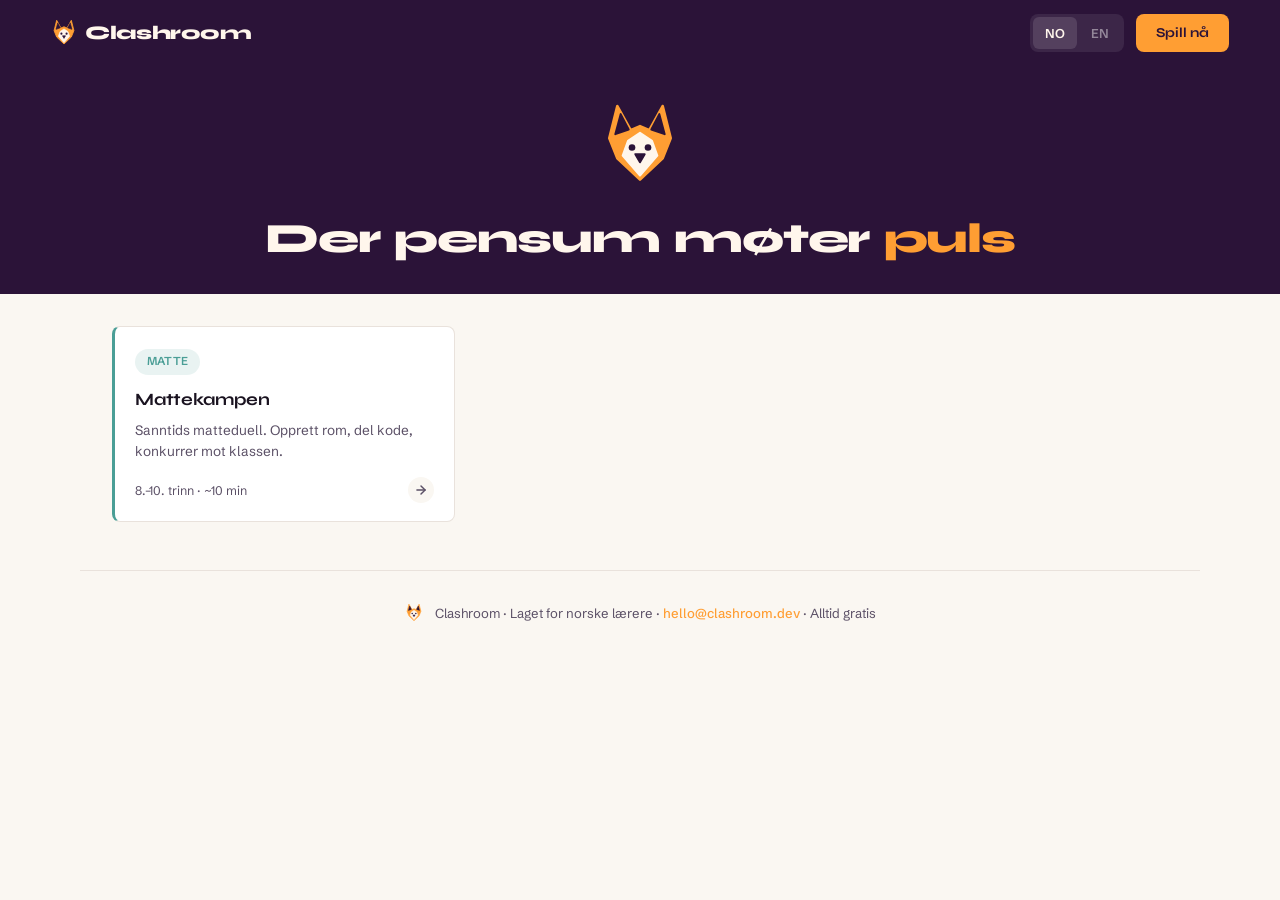
<file: index.html>
<!DOCTYPE html>
<html lang="no">
<head>
<meta charset="UTF-8">
<meta name="viewport" content="width=device-width, initial-scale=1.0">
<title>Clashroom — Gratis klasseromsspill for ungdomsskolen</title>
<meta name="description" content="Gratis klasseromsspill for ungdomsskolen. Ingen innlogging, ingen nedlasting, ingen kostnad.">
<meta name="theme-color" content="#2B1338">
<link rel="icon" href="brand-assets/clashroom-icon.svg" type="image/svg+xml">
<link rel="stylesheet" href="brand.css">
<style>
/* ── LANDING: DARK HEADER ─────────────────────────── */
body.theme-light header.lp-header {
  max-width: none;
  background: var(--aubergine);
  border-bottom: none;
  padding: 14px clamp(20px, 4vw, 64px);
}
body.theme-light .lp-header .header-brand { color: var(--cream); }
body.theme-light .lp-header .lang-toggle { background: rgba(255,255,255,0.08); }
body.theme-light .lp-header .lang-btn { color: rgba(255,255,255,0.45); }
body.theme-light .lp-header .lang-btn:hover { color: var(--cream); background: rgba(255,255,255,0.06); }
body.theme-light .lp-header .lang-btn.on { background: rgba(255,255,255,0.12); color: var(--cream); box-shadow: none; }
.lp-cta-btn {
  display: inline-flex;
  align-items: center;
  padding: 8px 20px;
  background: var(--apricot);
  color: var(--aubergine);
  font-family: 'Syne', sans-serif;
  font-weight: 700;
  font-size: 0.85rem;
  border-radius: 8px;
  text-decoration: none;
  transition: background 0.15s;
  white-space: nowrap;
}
.lp-cta-btn:hover { background: var(--apricot-deep); }

/* ── HERO: DARK BAND ──────────────────────────────── */
.hero {
  max-width: none;
  margin: 0;
  padding: 36px 32px 32px;
  text-align: center;
  background: var(--aubergine);
}
.hero-fox { margin-bottom: 20px; }
.slogan {
  display: flex;
  gap: 0.35em;
  justify-content: center;
  flex-wrap: wrap;
  font-family: 'Syne', sans-serif;
  font-weight: 800;
  font-size: clamp(1.6rem, 4.5vw, 2.6rem);
  letter-spacing: -0.03em;
  color: var(--cream);
  animation: slogan-in 0.5s ease;
}
.slogan span { display: inline-block; }
.slogan .pulse-word {
  color: var(--apricot);
  animation: heartbeat 3s ease 2s infinite;
}
@keyframes slogan-in { from { opacity: 0; } to { opacity: 1; } }
@keyframes heartbeat {
  0%, 100% { transform: scale(1); }
  8% { transform: scale(1.08); }
  16% { transform: scale(1); }
  24% { transform: scale(1.05); }
  32% { transform: scale(1); }
}

/* ── SECTION ──────────────────────────────────────── */
.lp-section {
  max-width: 1120px;
  margin: 0 auto;
  padding: 32px 32px 48px;
}
.lp-section h2 {
  margin-bottom: 20px;
  color: var(--ink);
}

/* ── FILTER CHIPS ─────────────────────────────────── */
.filter-chips {
  display: flex;
  gap: 8px;
  margin-bottom: 24px;
  flex-wrap: wrap;
}
.filter-chip {
  padding: 7px 16px;
  border-radius: 6px;
  border: 1px solid var(--line);
  background: transparent;
  color: var(--muted);
  font-family: 'Schibsted Grotesk', sans-serif;
  font-weight: 600;
  font-size: 0.82rem;
  cursor: pointer;
  transition: all 0.15s;
  width: auto;
  min-height: 36px;
}
.filter-chip:hover { border-color: var(--ink); color: var(--ink); transform: none; }
.filter-chip.active {
  background: var(--ink);
  color: var(--paper);
  border-color: var(--ink);
}

/* ── GAME CARDS ───────────────────────────────────── */
.game-grid {
  display: grid;
  grid-template-columns: repeat(auto-fill, minmax(280px, 1fr));
  gap: 14px;
}
.game-card {
  display: flex;
  flex-direction: column;
  padding: 22px 20px 18px;
  background: #fff;
  border: 1px solid var(--line);
  border-left: 3px solid var(--card-accent, var(--line));
  border-radius: 8px;
  text-decoration: none;
  color: var(--ink);
  transition: background 0.15s, border-color 0.15s;
  position: relative;
}
.game-card:hover {
  background: #f5f2ef;
  border-left-color: var(--card-accent, var(--apricot));
}
.game-card[data-subject="norsk"]   { --card-accent: var(--subj-norsk); }
.game-card[data-subject="english"] { --card-accent: var(--subj-english); }
.game-card[data-subject="matte"]   { --card-accent: var(--subj-matte); }
.game-card[data-subject="tool"]    { --card-accent: var(--subj-tool); }

.game-card .game-tag { align-self: flex-start; margin-bottom: 12px; }
.game-card h3 {
  font-family: 'Syne', sans-serif;
  font-weight: 700;
  font-size: 1.08rem;
  letter-spacing: -0.01em;
  margin-bottom: 6px;
}
.game-card p {
  font-size: 0.85rem;
  color: var(--muted);
  line-height: 1.6;
  flex: 1;
  margin-bottom: 14px;
}
.game-card-meta {
  display: flex;
  align-items: center;
  justify-content: space-between;
  font-size: 0.78rem;
  color: var(--muted);
}
.game-card-arrow {
  width: 26px;
  height: 26px;
  border-radius: 50%;
  background: var(--paper);
  display: flex;
  align-items: center;
  justify-content: center;
  transition: background 0.15s;
  flex-shrink: 0;
}
.game-card:hover .game-card-arrow { background: var(--apricot); color: var(--aubergine); }

/* ── FOOTER ───────────────────────────────────────── */
body.theme-light footer {
  max-width: 1120px;
  display: flex;
  align-items: center;
  justify-content: center;
  gap: 12px;
  flex-wrap: wrap;
}

/* ── RESPONSIVE ───────────────────────────────────── */
@media (max-width: 700px) {
  body.theme-light header.lp-header { padding: 10px 16px; }
  .hero { padding: 40px 16px 36px; }
  .lp-section { padding: 32px 16px 40px; }
  .game-grid { grid-template-columns: 1fr; }
  footer { padding: 24px 16px; }
}
@media (min-width: 701px) and (max-width: 900px) {
  .game-grid { grid-template-columns: repeat(2, 1fr); }
}
</style>
</head>
<body class="theme-light">

<a class="skip-link" href="#main-content">Hopp til innhold</a>

<header class="lp-header">
  <a class="header-brand" href="#">
    <svg viewBox="0 0 120 130" width="26" height="28" aria-hidden="true">
      <path d="M60 36 L46 42 L26 6 L14 54 L26 84 L60 116 L94 84 L106 54 L94 6 L74 42 Z" fill="#FF9E33" stroke="#FF9E33" stroke-width="4" stroke-linejoin="round"/>
      <path d="M31 18 L23 48 L43 41 Z" fill="#2B1338" stroke="#2B1338" stroke-width="3" stroke-linejoin="round"/>
      <path d="M89 18 L97 48 L77 41 Z" fill="#2B1338" stroke="#2B1338" stroke-width="3" stroke-linejoin="round"/>
      <path d="M60 46 L42 58 L34 80 L60 110 L86 80 L78 58 Z" fill="#FFF6EC" stroke="#FFF6EC" stroke-width="3" stroke-linejoin="round"/>
      <ellipse cx="48" cy="68" rx="5" ry="5" fill="#2B1338"/>
      <ellipse cx="72" cy="68" rx="5" ry="5" fill="#2B1338"/>
      <path d="M53 78 H67 L60 90 Z" fill="#2B1338" stroke="#2B1338" stroke-width="3" stroke-linejoin="round"/>
    </svg>
    <span class="header-brand-name">Clashroom</span>
  </a>
  <div class="header-right" style="gap:12px;">
    <div class="lang-toggle">
      <button class="lang-btn on" onclick="setLang('no')">NO</button>
      <button class="lang-btn" onclick="setLang('en')">EN</button>
    </div>
    <a href="mattekampen.html" class="lp-cta-btn" data-no="Spill nå" data-en="Play now">Spill nå</a>
  </div>
</header>

<main id="main-content">

<!-- HERO -->
<section class="hero">
  <div class="hero-fox fox-blink">
    <svg viewBox="0 0 120 130" width="80" height="87" aria-hidden="true">
      <path d="M60 36 L46 42 L26 6 L14 54 L26 84 L60 116 L94 84 L106 54 L94 6 L74 42 Z" fill="#FF9E33" stroke="#FF9E33" stroke-width="4" stroke-linejoin="round"/>
      <path d="M31 18 L23 48 L43 41 Z" fill="#2B1338" stroke="#2B1338" stroke-width="3" stroke-linejoin="round"/>
      <path d="M89 18 L97 48 L77 41 Z" fill="#2B1338" stroke="#2B1338" stroke-width="3" stroke-linejoin="round"/>
      <path d="M60 46 L42 58 L34 80 L60 110 L86 80 L78 58 Z" fill="#FFF6EC" stroke="#FFF6EC" stroke-width="3" stroke-linejoin="round"/>
      <ellipse class="fox-eye fox-eye-l" cx="48" cy="68" rx="5" ry="5" fill="#2B1338"/>
      <ellipse class="fox-eye fox-eye-r" cx="72" cy="68" rx="5" ry="5" fill="#2B1338"/>
      <path d="M53 78 H67 L60 90 Z" fill="#2B1338" stroke="#2B1338" stroke-width="3" stroke-linejoin="round"/>
    </svg>
  </div>
  <h1 class="slogan"
      data-no="<span>Der</span><span>pensum</span><span>møter</span><span class='pulse-word'>puls</span>"
      data-en="<span>Where</span><span>curriculum</span><span>meets</span><span class='pulse-word'>pulse</span>">
    <span>Der</span><span>pensum</span><span>møter</span><span class="pulse-word">puls</span>
  </h1>
</section>


<section class="lp-section" id="spill">
  <div class="filter-chips">
    <button class="filter-chip active" data-filter="all" data-no="Alle" data-en="All">Alle</button>
    <button class="filter-chip" data-filter="norsk" data-no="Norsk" data-en="Norwegian">Norsk</button>
    <button class="filter-chip" data-filter="english" data-no="Engelsk" data-en="English">Engelsk</button>
    <button class="filter-chip" data-filter="matte" data-no="Matte" data-en="Maths">Matte</button>
    <button class="filter-chip" data-filter="tool" data-no="Verktøy" data-en="Tools">Verktøy</button>
  </div>
  <div class="game-grid">
    <a class="game-card" href="mattekampen.html" data-subject="matte">
      <span class="chip game-tag subj-chip-matte" data-no="Matte" data-en="Maths">Matte</span>
      <h3>Mattekampen</h3>
      <p data-no="Sanntids matteduell. Opprett rom, del kode, konkurrer mot klassen."
         data-en="Real-time maths duel. Create a room, share the code, compete against your class.">Sanntids matteduell. Opprett rom, del kode, konkurrer mot klassen.</p>
      <div class="game-card-meta">
        <span data-no="8.–10. trinn · ~10 min" data-en="Grades 8–10 · ~10 min">8.–10. trinn · ~10 min</span>
        <div class="game-card-arrow"><svg width="14" height="14" viewBox="0 0 24 24" fill="none" stroke="currentColor" stroke-width="2.5" stroke-linecap="round" stroke-linejoin="round"><path d="M5 12h14"/><path d="M12 5l7 7-7 7"/></svg></div>
      </div>
    </a>
  </div>
</section>


</main>

<footer>
  <svg viewBox="0 0 120 130" width="18" height="20" aria-hidden="true">
    <path d="M60 36 L46 42 L26 6 L14 54 L26 84 L60 116 L94 84 L106 54 L94 6 L74 42 Z" fill="#FF9E33" stroke="#FF9E33" stroke-width="4" stroke-linejoin="round"/>
    <path d="M31 18 L23 48 L43 41 Z" fill="#2B1338" stroke="#2B1338" stroke-width="3" stroke-linejoin="round"/>
    <path d="M89 18 L97 48 L77 41 Z" fill="#2B1338" stroke="#2B1338" stroke-width="3" stroke-linejoin="round"/>
    <path d="M60 46 L42 58 L34 80 L60 110 L86 80 L78 58 Z" fill="#FFF6EC" stroke="#FFF6EC" stroke-width="3" stroke-linejoin="round"/>
    <ellipse cx="48" cy="68" rx="5" ry="5" fill="#2B1338"/>
    <ellipse cx="72" cy="68" rx="5" ry="5" fill="#2B1338"/>
    <path d="M53 78 H67 L60 90 Z" fill="#2B1338" stroke="#2B1338" stroke-width="3" stroke-linejoin="round"/>
  </svg>
  <span data-no="Clashroom · Laget for norske lærere · <a href='mailto:hello@clashroom.dev'>hello@clashroom.dev</a> · Alltid gratis"
        data-en="Clashroom · Made for Norwegian teachers · <a href='mailto:hello@clashroom.dev'>hello@clashroom.dev</a> · Always free">Clashroom · Laget for norske lærere · <a href="mailto:hello@clashroom.dev">hello@clashroom.dev</a> · Alltid gratis</span>
</footer>

<script src="shared.js"></script>
<script>
function onLangChange(){
  var l=getLang();
  document.querySelectorAll('.lang-btn').forEach(function(b){
    b.classList.toggle('on', b.textContent.trim().toLowerCase()===l);
  });
  document.querySelectorAll('[data-'+l+']').forEach(function(el){
    el.innerHTML=el.getAttribute('data-'+l);
  });
}
onLangChange();

// Chips are pointless until games span more than one subject
var _subjects={};
document.querySelectorAll('.game-card').forEach(function(c){_subjects[c.dataset.subject]=1;});
if(Object.keys(_subjects).length<2) document.querySelector('.filter-chips').style.display='none';

document.querySelectorAll('.filter-chip').forEach(function(chip){
  chip.addEventListener('click', function(){
    document.querySelectorAll('.filter-chip').forEach(function(c){ c.classList.remove('active'); });
    this.classList.add('active');
    var f=this.dataset.filter;
    document.querySelectorAll('.game-card').forEach(function(card){
      card.style.display=(f==='all'||card.dataset.subject===f)?'':'none';
    });
  });
});

</script>
</body>
</html>
</file>
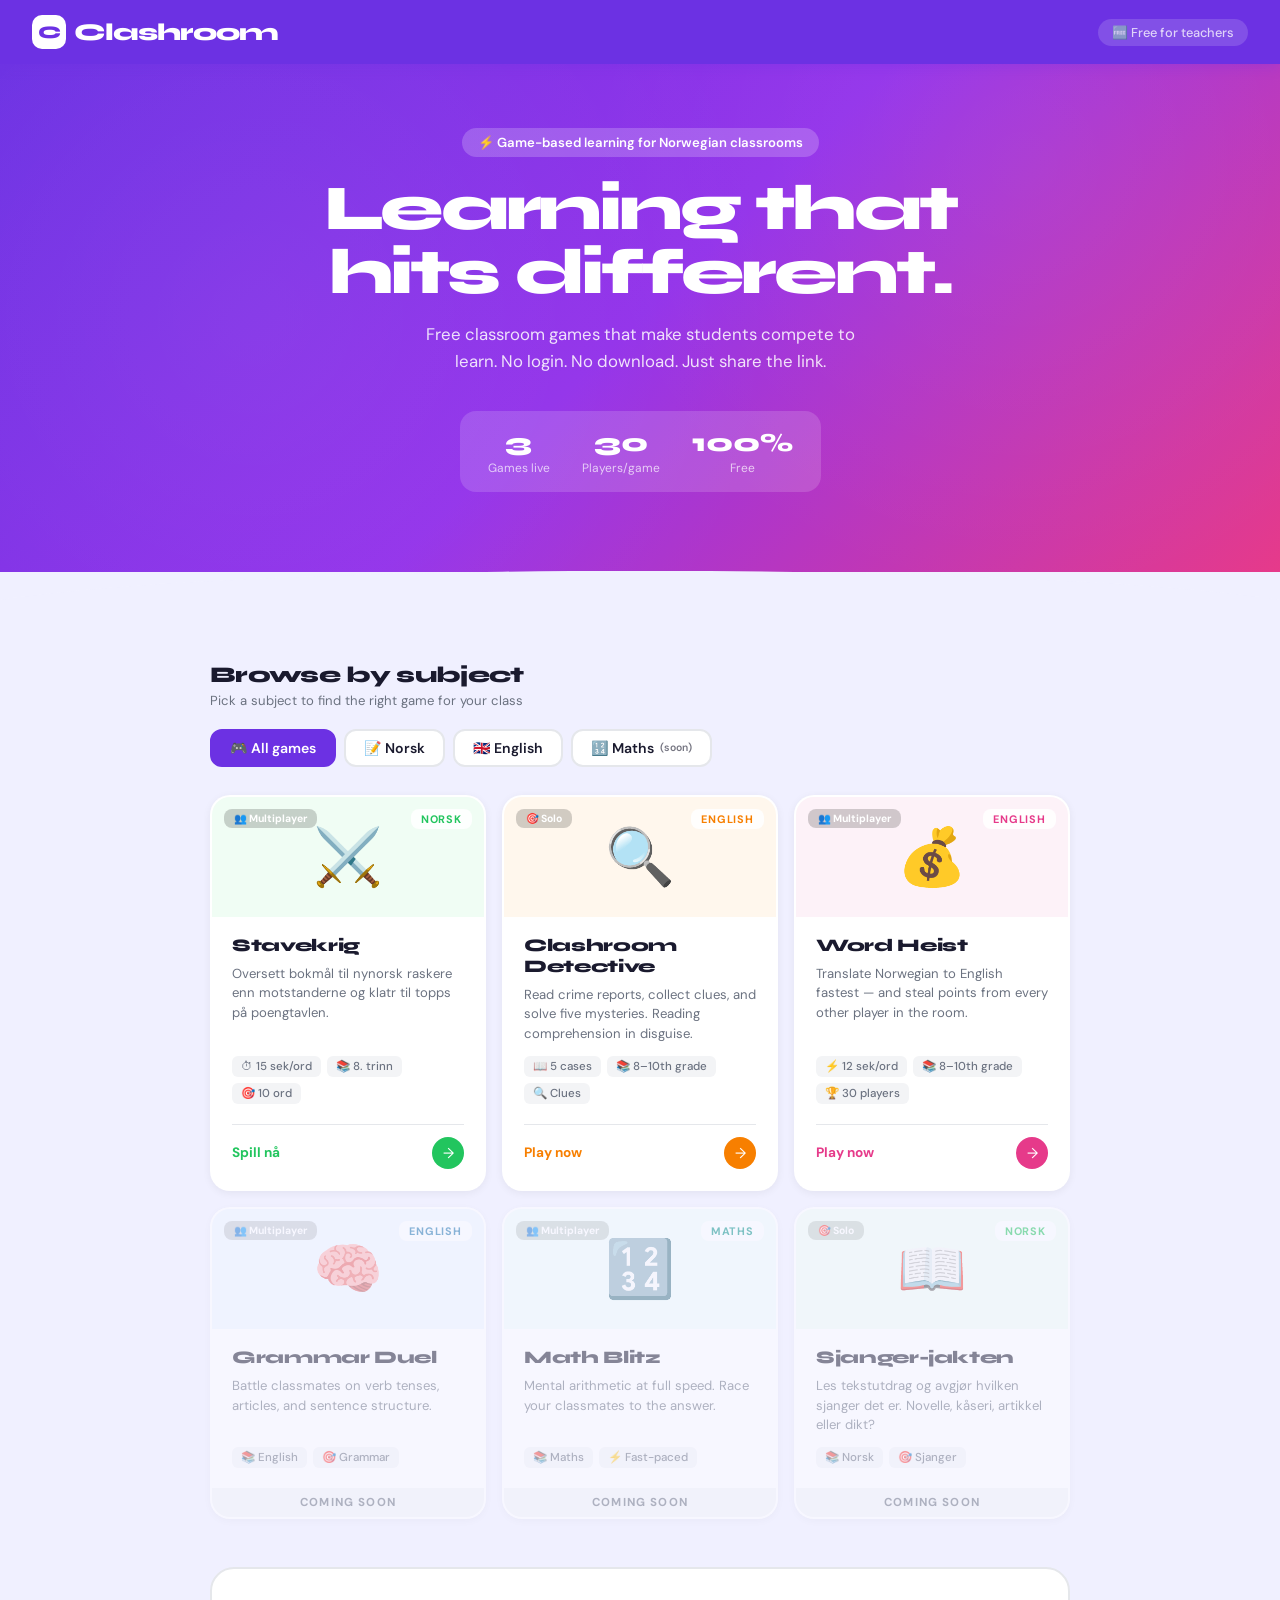
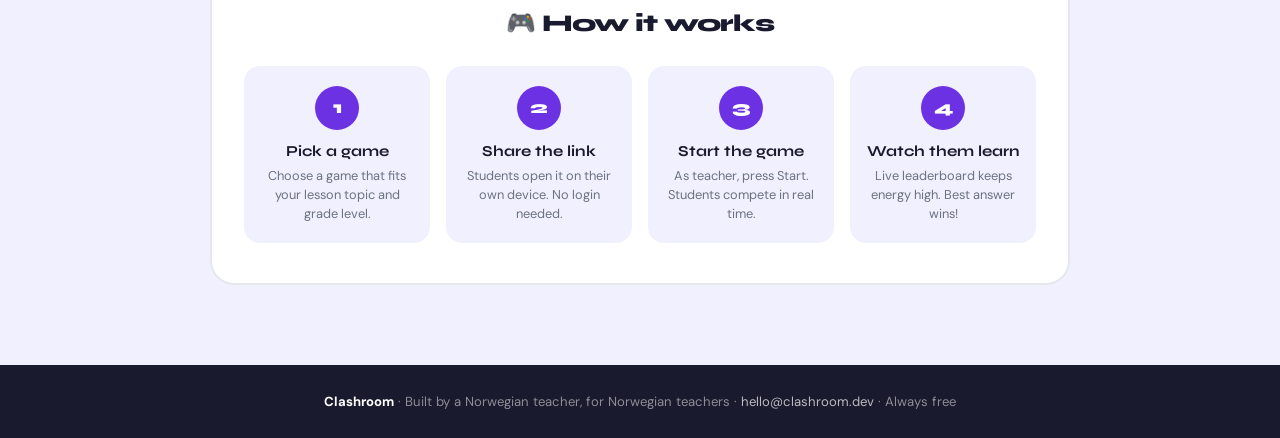
<file: index_1.html>
<!DOCTYPE html>
<html lang="en">
<head>
<meta charset="UTF-8">
<meta name="viewport" content="width=device-width, initial-scale=1.0">
<title>Clashroom – Game-Based Learning</title>
<style>
  @import url('https://fonts.googleapis.com/css2?family=Syne:wght@700;800&family=DM+Sans:wght@400;500;600&display=swap');

  :root {
    --bg: #f0f0ff;
    --ink: #1a1a2e;
    --purple: #6c31e3;
    --pink: #e63a8a;
    --orange: #f77f00;
    --green: #22c55e;
    --blue: #2176ae;
    --teal: #0d9488;
    --red: #e63946;
    --white: #ffffff;
    --muted: #6b7280;
    --border: #e5e7eb;
  }

  * { box-sizing: border-box; margin: 0; padding: 0; }

  body {
    font-family: 'DM Sans', sans-serif;
    background: var(--bg);
    color: var(--ink);
    min-height: 100vh;
  }

  nav {
    background: var(--purple);
    padding: 0 32px;
    display: flex;
    justify-content: space-between;
    align-items: center;
    height: 64px;
    position: sticky;
    top: 0;
    z-index: 100;
    box-shadow: 0 2px 12px rgba(108,49,227,0.3);
  }

  .logo {
    font-family: 'Syne', sans-serif;
    font-weight: 800;
    font-size: 1.5rem;
    letter-spacing: -0.04em;
    color: white;
    text-decoration: none;
    display: flex;
    align-items: center;
    gap: 8px;
  }

  .logo-icon {
    background: white;
    color: var(--purple);
    width: 34px; height: 34px;
    border-radius: 10px;
    display: flex;
    align-items: center;
    justify-content: center;
    font-size: 1.1rem;
    font-weight: 800;
  }

  .nav-tag {
    font-size: 0.8rem;
    color: rgba(255,255,255,0.75);
    background: rgba(255,255,255,0.15);
    padding: 5px 14px;
    border-radius: 20px;
    font-weight: 500;
  }

  .hero {
    background: linear-gradient(135deg, var(--purple) 0%, #9333ea 50%, var(--pink) 100%);
    padding: 64px 24px 80px;
    text-align: center;
    position: relative;
    overflow: hidden;
  }

  .hero::before {
    content: '';
    position: absolute;
    inset: 0;
    background-image: radial-gradient(circle at 20% 50%, rgba(255,255,255,0.05) 0%, transparent 50%),
                      radial-gradient(circle at 80% 20%, rgba(255,255,255,0.05) 0%, transparent 40%);
  }

  .hero-content { position: relative; z-index: 1; max-width: 680px; margin: 0 auto; }

  .hero-badge {
    display: inline-flex;
    align-items: center;
    gap: 6px;
    background: rgba(255,255,255,0.2);
    color: white;
    padding: 6px 16px;
    border-radius: 20px;
    font-size: 0.82rem;
    font-weight: 600;
    margin-bottom: 20px;
  }

  .hero h1 {
    font-family: 'Syne', sans-serif;
    font-weight: 800;
    font-size: clamp(2.4rem, 7vw, 4rem);
    letter-spacing: -0.05em;
    color: white;
    line-height: 1.0;
    margin-bottom: 16px;
  }

  .hero-sub {
    font-size: 1.05rem;
    color: rgba(255,255,255,0.85);
    line-height: 1.6;
    max-width: 460px;
    margin: 0 auto 36px;
  }

  .hero-stats {
    display: inline-flex;
    gap: 32px;
    background: rgba(255,255,255,0.15);
    border-radius: 16px;
    padding: 16px 28px;
  }

  .hstat { text-align: center; }
  .hstat-num { font-family: 'Syne', sans-serif; font-size: 1.6rem; font-weight: 800; color: white; display: block; }
  .hstat-label { font-size: 0.75rem; color: rgba(255,255,255,0.7); margin-top: 2px; }

  .wave {
    display: block;
    width: 100%;
    height: 50px;
    background: var(--bg);
    clip-path: ellipse(55% 100% at 50% 100%);
    margin-top: -1px;
  }

  main { max-width: 900px; margin: 0 auto; padding: 40px 20px 80px; }

  .section-head { margin-bottom: 20px; }
  .section-title { font-family: 'Syne', sans-serif; font-weight: 800; font-size: 1.4rem; letter-spacing: -0.03em; }
  .section-sub { font-size: 0.82rem; color: var(--muted); margin-top: 4px; }

  .subject-tabs {
    display: flex;
    gap: 8px;
    flex-wrap: wrap;
    margin-bottom: 28px;
  }

  .tab {
    display: flex;
    align-items: center;
    gap: 6px;
    padding: 8px 18px;
    border-radius: 12px;
    border: 2px solid var(--border);
    background: white;
    font-weight: 600;
    font-size: 0.88rem;
    cursor: pointer;
    transition: all 0.18s;
    color: var(--ink);
    font-family: 'DM Sans', sans-serif;
  }
  .tab:hover { border-color: var(--purple); color: var(--purple); }
  .tab.active { background: var(--purple); border-color: var(--purple); color: white; }

  .games-grid {
    display: grid;
    grid-template-columns: repeat(auto-fill, minmax(260px, 1fr));
    gap: 16px;
  }

  .game-card {
    background: white;
    border-radius: 20px;
    overflow: hidden;
    text-decoration: none;
    color: var(--ink);
    box-shadow: 0 2px 8px rgba(0,0,0,0.06);
    transition: all 0.22s;
    border: 2px solid transparent;
    display: flex;
    flex-direction: column;
  }
  .game-card:hover {
    transform: translateY(-4px);
    box-shadow: 0 12px 32px rgba(0,0,0,0.12);
    border-color: var(--cc, var(--purple));
  }

  .card-top {
    height: 120px;
    display: flex;
    align-items: center;
    justify-content: center;
    font-size: 3.5rem;
    position: relative;
    background: var(--cb, #f3f0ff);
  }

  .card-subject-tag {
    position: absolute;
    top: 12px; right: 12px;
    font-size: 0.68rem;
    font-weight: 700;
    text-transform: uppercase;
    letter-spacing: 0.08em;
    padding: 3px 10px;
    border-radius: 8px;
    background: rgba(255,255,255,0.9);
    color: var(--cc, var(--purple));
  }

  .card-type-tag {
    position: absolute;
    top: 12px; left: 12px;
    font-size: 0.65rem;
    font-weight: 700;
    padding: 3px 10px;
    border-radius: 8px;
    background: rgba(0,0,0,0.18);
    color: white;
  }

  .card-body {
    padding: 18px 20px 20px;
    display: flex;
    flex-direction: column;
    gap: 8px;
    flex: 1;
  }

  .card-title { font-family: 'Syne', sans-serif; font-weight: 800; font-size: 1.1rem; letter-spacing: -0.02em; }
  .card-desc { font-size: 0.82rem; color: var(--muted); line-height: 1.5; flex: 1; }

  .card-meta { display: flex; gap: 6px; flex-wrap: wrap; margin-top: 4px; }
  .meta-chip { font-size: 0.72rem; color: var(--muted); background: #f3f4f6; padding: 3px 9px; border-radius: 6px; font-weight: 500; }

  .play-row {
    display: flex;
    align-items: center;
    justify-content: space-between;
    margin-top: 12px;
    padding-top: 12px;
    border-top: 1px solid var(--border);
  }

  .play-label { font-weight: 700; font-size: 0.85rem; color: var(--cc, var(--purple)); }

  .play-arrow {
    width: 32px; height: 32px;
    border-radius: 50%;
    background: var(--cc, var(--purple));
    color: white;
    display: flex;
    align-items: center;
    justify-content: center;
    font-size: 0.9rem;
    transition: transform 0.15s;
  }
  .game-card:hover .play-arrow { transform: translateX(3px); }

  .game-card.coming { opacity: 0.5; pointer-events: none; }
  .coming-banner { background: #f3f4f6; color: var(--muted); font-size: 0.72rem; font-weight: 700; text-align: center; padding: 7px; text-transform: uppercase; letter-spacing: 0.1em; }

  .subject-section { display: none; }
  .subject-section.active { display: block; }

  .how-section {
    background: white;
    border-radius: 24px;
    padding: 40px 32px;
    margin-top: 48px;
    border: 2px solid var(--border);
  }

  .how-title { font-family: 'Syne', sans-serif; font-weight: 800; font-size: 1.5rem; letter-spacing: -0.03em; margin-bottom: 28px; text-align: center; }

  .steps { display: grid; grid-template-columns: repeat(auto-fit, minmax(170px, 1fr)); gap: 16px; }

  .step { text-align: center; padding: 20px 14px; border-radius: 16px; background: var(--bg); }
  .step-num { width: 44px; height: 44px; border-radius: 50%; background: var(--purple); color: white; font-family: 'Syne', sans-serif; font-weight: 800; font-size: 1.1rem; display: flex; align-items: center; justify-content: center; margin: 0 auto 12px; }
  .step-title { font-family: 'Syne', sans-serif; font-weight: 700; font-size: 0.95rem; margin-bottom: 6px; }
  .step-desc { font-size: 0.8rem; color: var(--muted); line-height: 1.5; }

  footer { background: var(--ink); color: rgba(255,255,255,0.5); text-align: center; padding: 28px 24px; font-size: 0.82rem; }
  footer a { color: rgba(255,255,255,0.7); text-decoration: none; }
  footer strong { color: white; }

  @media (max-width: 480px) {
    .hero { padding: 48px 20px 64px; }
    .hero-stats { gap: 20px; padding: 14px 20px; }
    .games-grid { grid-template-columns: 1fr; }
    nav { padding: 0 16px; }
  }
</style>
</head>
<body>

<nav>
  <a class="logo" href="#">
    <div class="logo-icon">C</div>
    Clashroom
  </a>
  <span class="nav-tag">🆓 Free for teachers</span>
</nav>

<div class="hero">
  <div class="hero-content">
    <div class="hero-badge">⚡ Game-based learning for Norwegian classrooms</div>
    <h1>Learning that hits different.</h1>
    <p class="hero-sub">Free classroom games that make students compete to learn. No login. No download. Just share the link.</p>
    <div class="hero-stats">
      <div class="hstat"><span class="hstat-num">3</span><div class="hstat-label">Games live</div></div>
      <div class="hstat"><span class="hstat-num">30</span><div class="hstat-label">Players/game</div></div>
      <div class="hstat"><span class="hstat-num">100%</span><div class="hstat-label">Free</div></div>
    </div>
  </div>
</div>
<div class="wave"></div>

<main>
  <div class="section-head">
    <div class="section-title">Browse by subject</div>
    <div class="section-sub">Pick a subject to find the right game for your class</div>
  </div>

  <div class="subject-tabs">
    <button class="tab active" onclick="filterSubject('all', this)">🎮 All games</button>
    <button class="tab" onclick="filterSubject('norsk', this)">📝 Norsk</button>
    <button class="tab" onclick="filterSubject('english', this)">🇬🇧 English</button>
    <button class="tab" onclick="filterSubject('maths', this)">🔢 Maths <span style="font-size:0.65rem;opacity:0.6">(soon)</span></button>
  </div>

  <div class="subject-section active" id="section-all">
    <div class="games-grid">
      <a class="game-card" href="stavekrig.html" style="--cc:#22c55e;--cb:#f0fdf4;">
        <div class="card-top"><div class="card-type-tag">👥 Multiplayer</div><div class="card-subject-tag">Norsk</div>⚔️</div>
        <div class="card-body">
          <div class="card-title">Stavekrig</div>
          <div class="card-desc">Oversett bokmål til nynorsk raskere enn motstanderne og klatr til topps på poengtavlen.</div>
          <div class="card-meta"><span class="meta-chip">⏱ 15 sek/ord</span><span class="meta-chip">📚 8. trinn</span><span class="meta-chip">🎯 10 ord</span></div>
          <div class="play-row"><span class="play-label">Spill nå</span><div class="play-arrow">→</div></div>
        </div>
      </a>
      <a class="game-card" href="detective.html" style="--cc:#f77f00;--cb:#fff7ed;">
        <div class="card-top"><div class="card-type-tag">🎯 Solo</div><div class="card-subject-tag">English</div>🔍</div>
        <div class="card-body">
          <div class="card-title">Clashroom Detective</div>
          <div class="card-desc">Read crime reports, collect clues, and solve five mysteries. Reading comprehension in disguise.</div>
          <div class="card-meta"><span class="meta-chip">📖 5 cases</span><span class="meta-chip">📚 8–10th grade</span><span class="meta-chip">🔍 Clues</span></div>
          <div class="play-row"><span class="play-label">Play now</span><div class="play-arrow">→</div></div>
        </div>
      </a>
      <a class="game-card" href="wordheist.html" style="--cc:#e63a8a;--cb:#fdf2f8;">
        <div class="card-top"><div class="card-type-tag">👥 Multiplayer</div><div class="card-subject-tag">English</div>💰</div>
        <div class="card-body">
          <div class="card-title">Word Heist</div>
          <div class="card-desc">Translate Norwegian to English fastest — and steal points from every other player in the room.</div>
          <div class="card-meta"><span class="meta-chip">⚡ 12 sek/ord</span><span class="meta-chip">📚 8–10th grade</span><span class="meta-chip">🏆 30 players</span></div>
          <div class="play-row"><span class="play-label">Play now</span><div class="play-arrow">→</div></div>
        </div>
      </a>
      <div class="game-card coming" style="--cc:#2176ae;--cb:#eff6ff;">
        <div class="card-top"><div class="card-type-tag">👥 Multiplayer</div><div class="card-subject-tag">English</div>🧠</div>
        <div class="card-body">
          <div class="card-title">Grammar Duel</div>
          <div class="card-desc">Battle classmates on verb tenses, articles, and sentence structure.</div>
          <div class="card-meta"><span class="meta-chip">📚 English</span><span class="meta-chip">🎯 Grammar</span></div>
        </div>
        <div class="coming-banner">Coming soon</div>
      </div>
      <div class="game-card coming" style="--cc:#0d9488;--cb:#f0fdfa;">
        <div class="card-top"><div class="card-type-tag">👥 Multiplayer</div><div class="card-subject-tag">Maths</div>🔢</div>
        <div class="card-body">
          <div class="card-title">Math Blitz</div>
          <div class="card-desc">Mental arithmetic at full speed. Race your classmates to the answer.</div>
          <div class="card-meta"><span class="meta-chip">📚 Maths</span><span class="meta-chip">⚡ Fast-paced</span></div>
        </div>
        <div class="coming-banner">Coming soon</div>
      </div>
      <div class="game-card coming" style="--cc:#22c55e;--cb:#f0fdf4;">
        <div class="card-top"><div class="card-type-tag">🎯 Solo</div><div class="card-subject-tag">Norsk</div>📖</div>
        <div class="card-body">
          <div class="card-title">Sjanger-jakten</div>
          <div class="card-desc">Les tekstutdrag og avgjør hvilken sjanger det er. Novelle, kåseri, artikkel eller dikt?</div>
          <div class="card-meta"><span class="meta-chip">📚 Norsk</span><span class="meta-chip">🎯 Sjanger</span></div>
        </div>
        <div class="coming-banner">Coming soon</div>
      </div>
    </div>
  </div>

  <div class="subject-section" id="section-norsk">
    <div class="games-grid">
      <a class="game-card" href="stavekrig.html" style="--cc:#22c55e;--cb:#f0fdf4;">
        <div class="card-top"><div class="card-type-tag">👥 Multiplayer</div><div class="card-subject-tag">Norsk</div>⚔️</div>
        <div class="card-body">
          <div class="card-title">Stavekrig</div>
          <div class="card-desc">Oversett bokmål til nynorsk raskere enn motstanderne.</div>
          <div class="card-meta"><span class="meta-chip">⏱ 15 sek/ord</span><span class="meta-chip">📚 8. trinn</span></div>
          <div class="play-row"><span class="play-label">Spill nå</span><div class="play-arrow">→</div></div>
        </div>
      </a>
      <div class="game-card coming" style="--cc:#22c55e;--cb:#f0fdf4;">
        <div class="card-top"><div class="card-type-tag">🎯 Solo</div><div class="card-subject-tag">Norsk</div>📖</div>
        <div class="card-body">
          <div class="card-title">Sjanger-jakten</div>
          <div class="card-desc">Gjenkjenn sjanger fra tekstutdrag.</div>
          <div class="card-meta"><span class="meta-chip">📚 Norsk</span></div>
        </div>
        <div class="coming-banner">Coming soon</div>
      </div>
    </div>
  </div>

  <div class="subject-section" id="section-english">
    <div class="games-grid">
      <a class="game-card" href="detective.html" style="--cc:#f77f00;--cb:#fff7ed;">
        <div class="card-top"><div class="card-type-tag">🎯 Solo</div><div class="card-subject-tag">English</div>🔍</div>
        <div class="card-body">
          <div class="card-title">Clashroom Detective</div>
          <div class="card-desc">Read crime reports, collect clues, and solve five mysteries.</div>
          <div class="card-meta"><span class="meta-chip">📖 5 cases</span><span class="meta-chip">8–10th grade</span></div>
          <div class="play-row"><span class="play-label">Play now</span><div class="play-arrow">→</div></div>
        </div>
      </a>
      <a class="game-card" href="wordheist.html" style="--cc:#e63a8a;--cb:#fdf2f8;">
        <div class="card-top"><div class="card-type-tag">👥 Multiplayer</div><div class="card-subject-tag">English</div>💰</div>
        <div class="card-body">
          <div class="card-title">Word Heist</div>
          <div class="card-desc">Translate Norwegian to English fastest and steal points.</div>
          <div class="card-meta"><span class="meta-chip">⚡ Fast-paced</span><span class="meta-chip">30 players</span></div>
          <div class="play-row"><span class="play-label">Play now</span><div class="play-arrow">→</div></div>
        </div>
      </a>
      <div class="game-card coming" style="--cc:#2176ae;--cb:#eff6ff;">
        <div class="card-top"><div class="card-type-tag">👥 Multiplayer</div><div class="card-subject-tag">English</div>🧠</div>
        <div class="card-body">
          <div class="card-title">Grammar Duel</div>
          <div class="card-desc">Battle on verb tenses, articles, and sentence structure.</div>
          <div class="card-meta"><span class="meta-chip">Grammar</span></div>
        </div>
        <div class="coming-banner">Coming soon</div>
      </div>
    </div>
  </div>

  <div class="subject-section" id="section-maths">
    <div class="games-grid">
      <div class="game-card coming" style="--cc:#0d9488;--cb:#f0fdfa;">
        <div class="card-top"><div class="card-type-tag">👥 Multiplayer</div><div class="card-subject-tag">Maths</div>🔢</div>
        <div class="card-body">
          <div class="card-title">Math Blitz</div>
          <div class="card-desc">Mental arithmetic at full speed. Race your classmates.</div>
          <div class="card-meta"><span class="meta-chip">Coming soon</span></div>
        </div>
        <div class="coming-banner">Coming soon</div>
      </div>
    </div>
  </div>

  <div class="how-section">
    <div class="how-title">🎮 How it works</div>
    <div class="steps">
      <div class="step"><div class="step-num">1</div><div class="step-title">Pick a game</div><div class="step-desc">Choose a game that fits your lesson topic and grade level.</div></div>
      <div class="step"><div class="step-num">2</div><div class="step-title">Share the link</div><div class="step-desc">Students open it on their own device. No login needed.</div></div>
      <div class="step"><div class="step-num">3</div><div class="step-title">Start the game</div><div class="step-desc">As teacher, press Start. Students compete in real time.</div></div>
      <div class="step"><div class="step-num">4</div><div class="step-title">Watch them learn</div><div class="step-desc">Live leaderboard keeps energy high. Best answer wins!</div></div>
    </div>
  </div>
</main>

<footer>
  <strong>Clashroom</strong> · Built by a Norwegian teacher, for Norwegian teachers ·
  <a href="mailto:hello@clashroom.dev">hello@clashroom.dev</a> · Always free
</footer>

<script>
function filterSubject(subject, btn) {
  document.querySelectorAll('.tab').forEach(t => t.classList.remove('active'));
  document.querySelectorAll('.subject-section').forEach(s => s.classList.remove('active'));
  btn.classList.add('active');
  document.getElementById('section-' + subject).classList.add('active');
}
</script>
</body>
</html>
</file>
<file: brand.css>
@import url('https://fonts.googleapis.com/css2?family=Syne:wght@700;800&family=Schibsted+Grotesk:wght@400;500;600;700&family=DM+Mono:wght@400;500&display=swap');

/* ── TOKENS ────────────────────────────────────────── */
:root {
  --apricot: #FF9E33;
  --apricot-deep: #F0890E;
  --aubergine: #2B1338;
  --aubergine-deep: #160A1D;
  --cream: #FFF6EC;
  --paper: #FAF7F2;
  --ink: #1A1320;
  --muted: #9A8FA6; /* dark-theme default; theme-light overrides */
  --line: #E9E2DC;

  --accent: var(--apricot);
  --accent-dim: rgba(255,158,51,0.12);
  --accent-border: rgba(255,158,51,0.30);
  --gold: #F5A623;
  --green: #2a9d5c;
  --red: #e63946;
  --card: rgba(255,255,255,0.05);
  --border: rgba(255,255,255,0.08);

  --subj-norsk: #3d8c5c;
  --subj-norsk-dim: rgba(61,140,92,0.12);
  --subj-english: #4a7ec2;
  --subj-english-dim: rgba(74,126,194,0.12);
  --subj-matte: #4a9e96;
  --subj-matte-dim: rgba(74,158,150,0.12);
  --subj-geografi: #b87333;
  --subj-geografi-dim: rgba(184,115,51,0.12);
  --subj-historie: #a85050;
  --subj-historie-dim: rgba(168,80,80,0.12);
  --subj-tool: #8b6ec0;
  --subj-tool-dim: rgba(139,110,192,0.12);

  --r-sm: 12px;
  --r-md: 16px;
  --r-lg: 24px;
  --shadow-sm: 0 1px 3px rgba(26,19,32,0.06);
  --shadow-md: 0 2px 8px rgba(26,19,32,0.08), 0 4px 16px rgba(26,19,32,0.04);
  --shadow-lg: 0 8px 24px rgba(26,19,32,0.10), 0 2px 8px rgba(26,19,32,0.05);
}

/* ── RESET + BASE ──────────────────────────────────── */
*,*::before,*::after { box-sizing: border-box; margin: 0; padding: 0; }
html { scroll-behavior: smooth; }
body {
  font-family: 'Schibsted Grotesk', system-ui, sans-serif;
  font-size: 17px;
  line-height: 1.55;
  background: var(--aubergine-deep);
  color: var(--cream);
  min-height: 100vh;
  -webkit-font-smoothing: antialiased;
  display: flex;
  flex-direction: column;
  align-items: center;
}

/* ── HEADER ────────────────────────────────────────── */
header {
  width: 100%;
  padding: 12px 24px;
  display: flex;
  justify-content: space-between;
  align-items: center;
  border-bottom: 1px solid var(--border);
  background: rgba(22,10,29,0.92);
  backdrop-filter: blur(12px);
  position: sticky;
  top: 0;
  z-index: 100;
}

.header-brand {
  display: flex;
  align-items: center;
  gap: 8px;
  text-decoration: none;
  color: var(--cream);
}
.header-brand svg { flex-shrink: 0; }
.header-brand-name {
  font-family: 'Syne', sans-serif;
  font-weight: 800;
  font-size: 1.2rem;
  letter-spacing: -0.02em;
}

.logo {
  display: flex;
  align-items: center;
  gap: 8px;
  font-family: 'Syne', sans-serif;
  font-weight: 800;
  font-size: 1.2rem;
  letter-spacing: -0.02em;
  text-decoration: none;
  color: var(--cream);
}
.logo span { color: var(--accent); }

.header-right { display: flex; align-items: center; gap: 10px; }

.round-info {
  font-family: 'DM Mono', monospace;
  font-size: 0.75rem;
  color: var(--muted);
  background: rgba(255,255,255,0.05);
  padding: 4px 10px;
  border-radius: var(--r-sm);
}

.lang-toggle {
  display: flex;
  align-items: center;
  gap: 2px;
  background: rgba(255,255,255,0.06);
  border-radius: 8px;
  padding: 3px;
}

.lang-btn {
  display: flex;
  align-items: center;
  gap: 5px;
  background: transparent;
  border: none;
  color: var(--muted);
  padding: 6px 12px;
  border-radius: 6px;
  font-size: 0.8rem;
  font-family: 'Schibsted Grotesk', sans-serif;
  font-weight: 600;
  cursor: pointer;
  transition: all 0.15s;
  white-space: nowrap;
  min-height: 32px;
}
.lang-btn:hover { color: var(--cream); background: rgba(255,255,255,0.06); }
.lang-btn.on,
.lang-btn.active {
  background: rgba(255,255,255,0.1);
  color: var(--cream);
}

/* ── FOOTER ────────────────────────────────────────── */
footer {
  width: 100%;
  max-width: 1120px;
  margin: 0 auto;
  padding: 32px 24px;
  display: flex;
  align-items: center;
  justify-content: center;
  gap: 16px;
  flex-wrap: wrap;
  font-size: 0.82rem;
  color: var(--muted);
  border-top: 1px solid var(--border);
  text-align: center;
}
footer a {
  color: var(--apricot);
  text-decoration: none;
  font-weight: 500;
}
footer a:hover { text-decoration: underline; }

/* ── SCREEN SYSTEM ─────────────────────────────────── */
.screen { display: none; width: 100%; max-width: 520px; padding: 28px 20px; }
.screen.active {
  display: flex;
  flex-direction: column;
  align-items: center;
  gap: 18px;
  /* opacity only — a transform here would hijack position:fixed children (.fox-peek) */
  animation: screenIn 0.25s ease;
}
@keyframes screenIn { from { opacity: 0; } }

/* ── TYPOGRAPHY ────────────────────────────────────── */
h1 {
  font-family: 'Syne', sans-serif;
  font-weight: 800;
  font-size: clamp(2rem, 5vw, 2.6rem);
  letter-spacing: -0.02em;
  line-height: 1.1;
  text-align: center;
}
h1 em { color: var(--accent); font-style: normal; }

h2 {
  font-family: 'Syne', sans-serif;
  font-weight: 700;
  font-size: 1.4rem;
  letter-spacing: -0.01em;
  line-height: 1.2;
}

.sub {
  color: var(--muted);
  font-size: 0.88rem;
  text-align: center;
  line-height: 1.55;
}

/* ── CARD ──────────────────────────────────────────── */
.card {
  background: var(--card);
  border: 1px solid var(--border);
  border-radius: var(--r-md);
  padding: 20px;
  width: 100%;
}

/* ── INPUTS ────────────────────────────────────────── */
input[type="text"],
input[type="number"] {
  width: 100%;
  padding: 13px 16px;
  border-radius: var(--r-sm);
  border: 2px solid rgba(255,255,255,0.1);
  background: rgba(255,255,255,0.05);
  color: var(--cream);
  font-size: 1rem;
  font-family: 'Schibsted Grotesk', sans-serif;
  outline: none;
  transition: border-color 0.2s;
  min-height: 44px;
}
input[type="text"]:focus,
input[type="number"]:focus { border-color: var(--apricot); }
input[type="text"]::placeholder,
input[type="number"]::placeholder { color: var(--muted); }

textarea {
  width: 100%;
  padding: 13px 16px;
  border-radius: var(--r-sm);
  border: 2px solid rgba(255,255,255,0.1);
  background: rgba(255,255,255,0.05);
  color: var(--cream);
  font-size: 1rem;
  font-family: 'Schibsted Grotesk', sans-serif;
  outline: none;
  transition: border-color 0.2s;
  resize: vertical;
}
textarea:focus { border-color: var(--apricot); }
textarea::placeholder { color: var(--muted); }

/* ── BUTTONS ───────────────────────────────────────── */
button {
  width: 100%;
  padding: 13px;
  border-radius: var(--r-sm);
  border: none;
  font-family: 'Syne', sans-serif;
  font-weight: 700;
  font-size: 1rem;
  letter-spacing: -0.01em;
  cursor: pointer;
  transition: background 0.15s, transform 0.1s;
  min-height: 44px;
}
button:hover:not(:disabled) { transform: translateY(-1px); }
button:active { transform: translateY(0); }
button:disabled { opacity: 0.4; cursor: not-allowed; }

.btn-primary {
  background: var(--accent);
  color: var(--ink);
  font-weight: 700;
}
.btn-primary:hover:not(:disabled) { filter: brightness(0.92); }

.btn-secondary {
  background: transparent;
  color: var(--cream);
  border: 2px solid rgba(255,255,255,0.15);
}
.btn-secondary:hover:not(:disabled) { background: rgba(255,255,255,0.05); }

.btn-green {
  background: var(--green);
  color: white;
}
.btn-green:hover:not(:disabled) { background: #249153; }

/* ── CHIPS / TAGS ──────────────────────────────────── */
.chip {
  display: inline-flex;
  align-items: center;
  padding: 4px 12px;
  border-radius: 20px;
  font-size: 0.72rem;
  font-weight: 600;
  letter-spacing: 0.02em;
  text-transform: uppercase;
}

.subj-chip-norsk    { background: var(--subj-norsk-dim);    color: var(--subj-norsk); }
.subj-chip-english  { background: var(--subj-english-dim);  color: var(--subj-english); }
.subj-chip-matte    { background: var(--subj-matte-dim);    color: var(--subj-matte); }
.subj-chip-geografi { background: var(--subj-geografi-dim); color: var(--subj-geografi); }
.subj-chip-historie { background: var(--subj-historie-dim); color: var(--subj-historie); }
.subj-chip-tool     { background: var(--subj-tool-dim);     color: var(--subj-tool); }

/* ── ROLE TOGGLE ───────────────────────────────────── */
.role-toggle { display: flex; gap: 10px; width: 100%; }
.role-btn {
  flex: 1;
  padding: 18px 16px;
  border-radius: var(--r-md);
  border: 2px solid rgba(255,255,255,0.1);
  background: transparent;
  color: var(--muted);
  font-family: 'Schibsted Grotesk', sans-serif;
  font-weight: 600;
  font-size: 0.95rem;
  cursor: pointer;
  transition: all 0.2s;
  text-transform: none;
  letter-spacing: 0;
  min-height: 44px;
  display: flex;
  align-items: center;
  justify-content: center;
  gap: 10px;
}
.role-btn.active {
  border-color: var(--apricot);
  background: var(--accent-dim);
  color: var(--cream);
}

/* ── PLAYER LIST / LOBBY ───────────────────────────── */
.player-list {
  display: flex;
  flex-direction: column;
  gap: 6px;
  width: 100%;
  max-height: 280px;
  overflow-y: auto;
}
.player-item {
  display: flex;
  align-items: center;
  gap: 10px;
  padding: 10px 14px;
  background: rgba(255,255,255,0.04);
  border-radius: var(--r-sm);
  border: 1px solid var(--border);
  animation: slideIn 0.25s ease;
}
.p-name { font-weight: 600; font-size: 0.88rem; flex: 1; }
.p-pts { font-family: 'DM Mono', monospace; font-size: 0.8rem; color: var(--gold); }

.dots { display: flex; gap: 5px; justify-content: center; padding: 10px 0; }
.dot {
  width: 8px; height: 8px; border-radius: 50%;
  background: var(--muted);
  animation: pulse 1.4s ease infinite;
}
.dot:nth-child(2) { animation-delay: 0.2s; }
.dot:nth-child(3) { animation-delay: 0.4s; }

/* ── ROOM CODE ─────────────────────────────────────── */
.room-code-box {
  width: 100%;
  background: var(--card);
  border: 2px dashed var(--accent-border);
  border-radius: var(--r-md);
  padding: 20px;
  text-align: center;
}
.room-code-box .label {
  font-size: 0.65rem;
  text-transform: uppercase;
  letter-spacing: 0.15em;
  color: var(--muted);
  margin-bottom: 6px;
}
.room-code-box .code {
  font-family: 'DM Mono', monospace;
  font-size: 2.8rem;
  font-weight: 700;
  letter-spacing: 0.2em;
  color: var(--apricot);
}
.room-code-box .hint {
  font-size: 0.72rem;
  color: var(--muted);
  margin-top: 6px;
}

/* ── COUNTDOWN ─────────────────────────────────────── */
.countdown-big {
  font-family: 'Syne', sans-serif;
  font-weight: 800;
  font-size: 8rem;
  color: var(--apricot);
  text-align: center;
  animation: popIn 0.3s ease;
  line-height: 1;
}

/* ── TIMER RING ────────────────────────────────────── */
.timer-wrap { position: absolute; top: 14px; right: 14px; }
.timer-wrap svg { width: 44px; height: 44px; transform: rotate(-90deg); }
.ring-track { fill: none; stroke: rgba(255,255,255,0.08); stroke-width: 4; }
.ring-prog {
  fill: none; stroke: var(--apricot); stroke-width: 4; stroke-linecap: round;
  stroke-dasharray: 113; stroke-dashoffset: 0;
  transition: stroke-dashoffset 1s linear, stroke 0.3s;
}
.ring-num {
  position: absolute; top: 50%; left: 50%;
  transform: translate(-50%,-50%);
  font-family: 'DM Mono', monospace;
  font-weight: 500;
  font-size: 0.85rem;
}

/* ── QUESTION STAGE ────────────────────────────────── */
.q-stage {
  width: 100%;
  background: var(--card);
  border: 1px solid var(--border);
  border-radius: var(--r-md);
  padding: 28px 20px 22px;
  text-align: center;
  position: relative;
}
.q-eyebrow {
  font-size: 0.7rem;
  text-transform: uppercase;
  letter-spacing: 0.12em;
  color: var(--muted);
  margin-bottom: 10px;
}
.cat-tag {
  display: inline-block;
  background: var(--accent-dim);
  border: 1px solid var(--accent-border);
  color: var(--accent);
  font-size: 0.7rem;
  font-weight: 700;
  text-transform: uppercase;
  letter-spacing: 0.08em;
  padding: 4px 12px;
  border-radius: 20px;
  margin-bottom: 14px;
}
.q-text {
  font-family: 'Schibsted Grotesk', sans-serif;
  font-size: 1.2rem;
  font-weight: 700;
  letter-spacing: -0.01em;
  color: var(--cream);
  line-height: 1.4;
}
.q-hint { font-size: 0.8rem; color: var(--muted); margin-top: 8px; }
.blank {
  display: inline-block;
  min-width: 64px;
  border-bottom: 2px solid var(--accent);
  color: var(--accent);
  padding: 0 4px;
}

/* ── OPTIONS GRID ──────────────────────────────────── */
.opts-grid { display: grid; grid-template-columns: 1fr 1fr; gap: 10px; width: 100%; }
.opt-btn {
  padding: 14px 12px;
  border-radius: var(--r-sm);
  border: 2px solid rgba(255,255,255,0.1);
  background: rgba(255,255,255,0.04);
  color: var(--cream);
  font-family: 'Schibsted Grotesk', sans-serif;
  font-weight: 700;
  font-size: 1rem;
  cursor: pointer;
  transition: all 0.15s;
  display: flex;
  align-items: center;
  gap: 8px;
  width: 100%;
  text-transform: none;
  letter-spacing: 0;
  min-height: 44px;
}
.opt-btn:hover:not(:disabled) {
  border-color: var(--apricot);
  background: var(--accent-dim);
  transform: translateY(-2px);
}
.opt-btn:active { transform: translateY(0); }
.opt-btn:disabled { cursor: not-allowed; }
.opt-btn.correct { background: rgba(42,157,92,0.18) !important; border-color: var(--green) !important; color: #5de097; }
.opt-btn.wrong   { background: rgba(230,57,70,0.14) !important; border-color: var(--red) !important;   color: #ff8a93; }
.opt-btn.reveal  { background: rgba(42,157,92,0.10) !important; border-color: rgba(42,157,92,0.4) !important; color: #5de097; }
.opt-key {
  font-family: 'DM Mono', monospace;
  font-size: 0.7rem;
  color: var(--muted);
  background: rgba(255,255,255,0.07);
  padding: 2px 7px;
  border-radius: 6px;
  flex-shrink: 0;
}

/* ── ANSWER INPUT ──────────────────────────────────── */
.answer-wrap { width: 100%; position: relative; }
.answer-input {
  width: 100%;
  padding: 15px 72px 15px 18px;
  border-radius: var(--r-sm);
  border: 2px solid rgba(255,255,255,0.1);
  background: rgba(255,255,255,0.05);
  color: var(--cream);
  font-size: 1.15rem;
  font-family: 'Schibsted Grotesk', sans-serif;
  font-weight: 700;
  outline: none;
  transition: border-color 0.2s;
  min-height: 44px;
}
.answer-input:focus { border-color: var(--apricot); }
.send-btn {
  position: absolute;
  right: 8px;
  top: 50%;
  transform: translateY(-50%);
  width: auto;
  padding: 8px 16px;
  font-size: 0.85rem;
  border-radius: var(--r-sm);
  background: var(--apricot);
  color: var(--ink);
  min-height: 36px;
}
.send-btn:hover { background: var(--apricot-deep); transform: translateY(-50%); }

/* ── WORD STAGE ────────────────────────────────────── */
.word-stage {
  width: 100%;
  background: var(--card);
  border: 1px solid var(--border);
  border-radius: var(--r-md);
  padding: 36px 28px;
  text-align: center;
  position: relative;
}
.word-eyebrow {
  font-size: 0.7rem;
  text-transform: uppercase;
  letter-spacing: 0.12em;
  color: var(--muted);
  margin-bottom: 12px;
}
.word-display {
  font-family: 'Syne', sans-serif;
  font-weight: 800;
  font-size: clamp(2rem, 6vw, 2.8rem);
  letter-spacing: -0.02em;
  color: var(--cream);
  line-height: 1.1;
  margin-bottom: 8px;
}
.word-hint { font-size: 0.8rem; color: var(--muted); }

/* ── FEEDBACK / FLASH ──────────────────────────────── */
.feedback-banner {
  width: 100%;
  padding: 14px 20px;
  border-radius: var(--r-sm);
  text-align: center;
  font-weight: 700;
  font-size: 1rem;
  display: none;
}
.feedback-banner.show { display: block; }
.feedback-banner.correct { background: rgba(42,157,92,0.14); border: 1px solid var(--green); color: #5de097; }
.feedback-banner.wrong   { background: rgba(230,57,70,0.14); border: 1px solid var(--red);   color: #ff8a93; }
.feedback-banner.sent    { background: rgba(74,126,194,0.14); border: 1px solid var(--subj-english); color: #7db5f0; }

.flash {
  width: 100%;
  padding: 14px;
  border-radius: var(--r-sm);
  text-align: center;
  font-family: 'Syne', sans-serif;
  font-weight: 700;
  font-size: 1rem;
  display: none;
  animation: flashIn 0.3s ease;
}
.flash.show { display: block; }
.flash.win     { background: rgba(42,157,92,0.14);  border: 1px solid var(--green); color: #5de097; }
.flash.lose    { background: rgba(230,57,70,0.14);  border: 1px solid var(--red);   color: #ff8a93; }
.flash.neutral { background: rgba(245,166,35,0.12); border: 1px solid var(--gold);  color: var(--gold); }

/* ── SCOREBOARD ────────────────────────────────────── */
.live-board { width: 100%; display: flex; flex-direction: column; gap: 5px; }
.board-lbl {
  font-family: 'DM Mono', monospace;
  font-size: 0.65rem;
  text-transform: uppercase;
  letter-spacing: 0.12em;
  color: var(--muted);
  margin-bottom: 3px;
}
.board-row {
  display: flex;
  align-items: center;
  gap: 9px;
  padding: 9px 12px;
  background: rgba(255,255,255,0.04);
  border: 1px solid var(--border);
  border-radius: var(--r-sm);
  transition: all 0.3s;
}
.board-row.leader { background: rgba(255,158,51,0.10); border-color: rgba(255,158,51,0.25); }
.board-row.me { border-color: var(--accent-border); }
.b-rank {
  font-family: 'DM Mono', monospace;
  font-weight: 500;
  font-size: 0.85rem;
  width: 20px;
  text-align: center;
  color: var(--muted);
}
.b-rank.gold { color: var(--gold); }
.b-name { font-weight: 600; font-size: 0.85rem; flex: 1; }
.b-pts { font-family: 'DM Mono', monospace; font-size: 0.87rem; color: var(--gold); }
.b-chg { font-size: 0.72rem; font-weight: 700; min-width: 34px; text-align: right; }
.b-chg.up { color: var(--green); }
.b-chg.down { color: var(--red); }

.round-tag {
  background: var(--accent);
  color: var(--ink);
  padding: 4px 12px;
  border-radius: 20px;
  font-size: 0.73rem;
  font-weight: 700;
  letter-spacing: 0.02em;
}

/* ── MISC ──────────────────────────────────────────── */
.info-row {
  display: flex;
  justify-content: space-between;
  font-size: 0.8rem;
  color: var(--muted);
  width: 100%;
}

.streak-badge {
  background: rgba(255,158,51,0.14);
  color: var(--apricot);
  padding: 3px 10px;
  border-radius: 20px;
  font-size: 0.75rem;
  font-weight: 700;
}

.stolen-tag {
  display: inline-flex;
  align-items: center;
  gap: 4px;
  background: rgba(230,57,70,0.12);
  border: 1px solid rgba(230,57,70,0.22);
  color: #ff8a93;
  padding: 3px 10px;
  border-radius: 20px;
  font-size: 0.72rem;
  font-weight: 700;
}

.home-link {
  margin-top: 8px;
  color: var(--muted);
  font-size: 0.82rem;
  text-decoration: none;
}
.home-link:hover { color: var(--cream); }

.answered-tag {
  font-family: 'DM Mono', monospace;
  font-size: 0.83rem;
  color: var(--muted);
}

/* ── PASTE-PATTERN GAMES (flaggquiz, tidslinjen) ──── */
.start-btn {
  margin-top: 20px;
  background: var(--accent);
  color: white;
  border: none;
  padding: 14px 32px;
  border-radius: var(--r-sm);
  font-family: var(--f-head, 'Syne', sans-serif);
  font-weight: 700;
  font-size: 0.95rem;
  cursor: pointer;
  transition: background 0.15s;
  width: 100%;
}
.start-btn:hover:not(:disabled) { background: var(--apricot-deep); filter: brightness(1.1); }
.start-btn:disabled { opacity: 0.4; cursor: not-allowed; }

.play-again {
  margin-top: 8px;
  background: var(--accent);
  color: white;
  border: none;
  padding: 14px 32px;
  border-radius: var(--r-sm);
  font-family: var(--f-head, 'Syne', sans-serif);
  font-weight: 700;
  font-size: 0.95rem;
  cursor: pointer;
  width: 100%;
}
.play-again:hover { filter: brightness(1.1); }

.card-label {
  font-size: 0.7rem;
  text-transform: uppercase;
  letter-spacing: 0.1em;
  color: var(--muted);
  margin-bottom: 10px;
  font-weight: 600;
}

.top-bar {
  display: flex;
  justify-content: space-between;
  align-items: center;
  width: 100%;
  margin-bottom: 20px;
}
.round-label { font-size: 0.75rem; color: var(--muted); font-weight: 600; }

.timer-ring { position: relative; width: 48px; height: 48px; }
.timer-ring svg { transform: rotate(-90deg); }
.timer-ring circle { fill: none; stroke-width: 3; }
.timer-bg { stroke: var(--line); }
.timer-fg { stroke: var(--accent); stroke-dasharray: 113; stroke-dashoffset: 0; transition: stroke-dashoffset 0.3s linear; }
.timer-num { position: absolute; inset: 0; display: flex; align-items: center; justify-content: center; font-weight: 700; font-size: 0.95rem; }

.opts { display: grid; grid-template-columns: 1fr 1fr; gap: 10px; width: 100%; margin-bottom: 16px; }
.opt {
  background: rgba(255,255,255,0.04);
  border: 1.5px solid var(--line);
  border-radius: var(--r-sm);
  padding: 14px 16px;
  color: var(--cream);
  font-family: var(--f-body, 'Schibsted Grotesk', sans-serif);
  font-size: 0.9rem;
  font-weight: 600;
  cursor: pointer;
  transition: all 0.15s;
  text-align: center;
}
.opt:hover:not(.locked) { border-color: var(--accent); background: var(--accent-dim); }
.opt.correct { background: rgba(42,157,92,0.15); border-color: var(--green); color: #5de097; }
.opt.wrong { background: rgba(230,57,70,0.1); border-color: var(--red); color: #ff8a93; }
.opt.locked { cursor: default; opacity: 0.6; }
.opt.show-correct { border-color: var(--green); opacity: 1; }

.scores { width: 100%; margin-top: 8px; }
.score-row { display: flex; justify-content: space-between; align-items: center; padding: 6px 0; border-bottom: 1px solid var(--line); font-size: 0.82rem; }
.score-row:last-child { border: none; }
.score-name { font-weight: 600; }
.score-pts { font-weight: 700; color: var(--accent); }
.steal-tag { font-size: 0.65rem; background: var(--accent); color: #fff; padding: 2px 7px; border-radius: 6px; margin-left: 6px; font-weight: 700; }

.join-error {
  color: #ff6b6b;
  font-size: 0.8rem;
  text-align: center;
  display: none;
}
.join-error.show { display: block; }

/* ── FOX EXPRESSIONS ───────────────────────────────── */
.fox-blink .fox-eye-l,
.fox-blink .fox-eye-r {
  animation: foxBlink 4s ease infinite;
  transform-origin: center;
}
.fox-blink .fox-eye-r { animation-delay: 0.1s; }

@keyframes foxBlink {
  0%,93%,100% { ry: 4.2; }
  96% { ry: 0.8; }
}

/* Mood classes go on a .fox-stage wrapper around foxSvg() */
.fox-stage { display: flex; justify-content: center; }
.fox-stage .fox { transition: transform 0.3s ease; }
.fox .fox-eye,
.fox .fox-eyes,
.fox .fox-ear-l,
.fox .fox-ear-r {
  transform-box: fill-box;
  transform-origin: center;
  transition: transform 0.3s ease;
}

.fox--happy .fox-eye { ry: 1.6; }
.fox--cheer .fox { animation: foxJump 0.7s ease 2; }
.fox--cheer-loop .fox { animation: foxJump 1.6s ease infinite; }
.fox--sad .fox { transform: translateY(7px) rotate(-7deg); }
.fox--sad .fox-eyes { transform: translateY(3px); }
.fox--sad .fox-ear-l { transform: rotate(-14deg); }
.fox--sad .fox-ear-r { transform: rotate(14deg); }
.fox--worry .fox { animation: foxTremble 0.22s linear infinite; }
.fox--worry .fox-eye { ry: 6; }

@keyframes foxJump {
  0%,100% { transform: translateY(0); }
  30% { transform: translateY(-16px) rotate(-4deg); }
  55% { transform: translateY(0); }
  75% { transform: translateY(-7px) rotate(3deg); }
}
@keyframes foxTremble {
  0%,100% { transform: translateX(0); }
  25% { transform: translateX(-1.5px) rotate(-1deg); }
  75% { transform: translateX(1.5px) rotate(1deg); }
}

/* Mascot peeking up from the bottom edge during play */
.fox-peek {
  position: fixed;
  right: 16px;
  bottom: -12px;
  z-index: 5;
  pointer-events: none;
}
@media (max-width: 500px) {
  .fox-peek { right: 8px; }
  .fox-peek .fox { width: 54px; height: 58px; }
}

/* ── ANIMATIONS ────────────────────────────────────── */
@keyframes slideIn {
  from { opacity: 0; transform: translateX(-8px); }
  to { opacity: 1; transform: translateX(0); }
}
@keyframes pulse {
  0%,60%,100% { opacity: 0.3; transform: scale(1); }
  30% { opacity: 1; transform: scale(1.3); }
}
@keyframes popIn {
  from { transform: scale(1.4); opacity: 0; }
  to { transform: scale(1); opacity: 1; }
}
@keyframes flashIn {
  from { transform: scale(0.95); opacity: 0; }
  to { transform: scale(1); opacity: 1; }
}
@keyframes floatUp {
  0% { opacity: 1; transform: translateX(-50%) translateY(0); }
  100% { opacity: 0; transform: translateX(-50%) translateY(-40px); }
}
@keyframes confettiFall {
  0% { opacity: 1; transform: translateY(0) rotate(0deg); }
  85% { opacity: 1; }
  100% { opacity: 0; transform: translateY(105vh) rotate(360deg); }
}
@keyframes fadeUp {
  from { opacity: 0; transform: translateY(16px); }
  to { opacity: 1; transform: translateY(0); }
}

.shake { animation: shake 0.4s ease; }
@keyframes shake {
  0%,100% { transform: translateX(0); }
  20% { transform: translateX(-8px); }
  40% { transform: translateX(7px); }
  60% { transform: translateX(-5px); }
  80% { transform: translateX(3px); }
}

.scale-pop { animation: scalePop 0.3s ease; }
@keyframes scalePop {
  0% { transform: scale(1); }
  50% { transform: scale(1.12); }
  100% { transform: scale(1); }
}

.score-pop {
  position: absolute;
  top: -10px;
  left: 50%;
  transform: translateX(-50%);
  font-family: 'Syne', sans-serif;
  font-weight: 800;
  font-size: 1.5rem;
  color: var(--green);
  pointer-events: none;
  animation: floatUp 0.8s ease forwards;
  z-index: 10;
}
.score-pop.neg { color: var(--red); }

.confetti-particle {
  position: fixed;
  top: -12px;
  width: 8px;
  height: 8px;
  border-radius: 2px;
  pointer-events: none;
  animation: confettiFall 2s ease forwards;
  z-index: 10;
}

/* Scroll reveal */
.sr { opacity: 0; transform: translateY(16px); transition: opacity 0.5s ease, transform 0.5s ease; }
.sr.v { opacity: 1; transform: translateY(0); }

/* ── ACCESSIBILITY ─────────────────────────────────── */
.skip-link {
  position: absolute;
  top: -50px;
  left: 0;
  background: var(--apricot);
  color: var(--ink);
  padding: 10px 18px;
  z-index: 200;
  font-size: 0.85rem;
  font-weight: 700;
  text-decoration: none;
  border-radius: 0 0 var(--r-sm) 0;
  transition: top 0.2s;
}
.skip-link:focus { top: 0; }

button:focus-visible,
.opt-btn:focus-visible,
.role-btn:focus-visible,
.lang-btn:focus-visible,
input:focus-visible,
textarea:focus-visible,
a:focus-visible,
select:focus-visible {
  outline: 3px solid var(--accent);
  outline-offset: 2px;
}

@media (prefers-reduced-motion: reduce) {
  *,*::before,*::after {
    animation-duration: 0.01ms !important;
    animation-iteration-count: 1 !important;
    transition-duration: 0.01ms !important;
    scroll-behavior: auto !important;
  }
  .score-pop { display: none; }
}

/* ── RESPONSIVE ────────────────────────────────────── */
@media (max-width: 500px) {
  .opts-grid { grid-template-columns: 1fr; }
  .q-text { font-size: 1.05rem; }
  .countdown-big { font-size: 5rem; }
  header { padding: 10px 16px; }
}

/* ── THEME: LIGHT ──────────────────────────────────── */
body.theme-light {
  --muted: #5B5066;
  background: var(--paper);
  color: var(--ink);
  display: block;
}
body.theme-light header {
  background: rgba(250,247,242,0.92);
  border-bottom-color: var(--line);
}
body.theme-light .header-brand { color: var(--ink); }
body.theme-light .logo { color: var(--ink); }
body.theme-light .lang-toggle { background: rgba(26,19,32,0.05); }
body.theme-light .lang-btn { color: var(--muted); }
body.theme-light .lang-btn:hover { color: var(--ink); }
body.theme-light .lang-btn.on {
  background: #fff;
  color: var(--ink);
  box-shadow: var(--shadow-sm);
}
body.theme-light footer {
  border-top-color: var(--line);
  color: var(--muted);
}

/* ── PRINT ─────────────────────────────────────────── */
@media print {
  header, footer, .skip-link, .lang-toggle, .lang-btn { display: none !important; }
  body { background: #fff; color: #000; }
}
</file>
